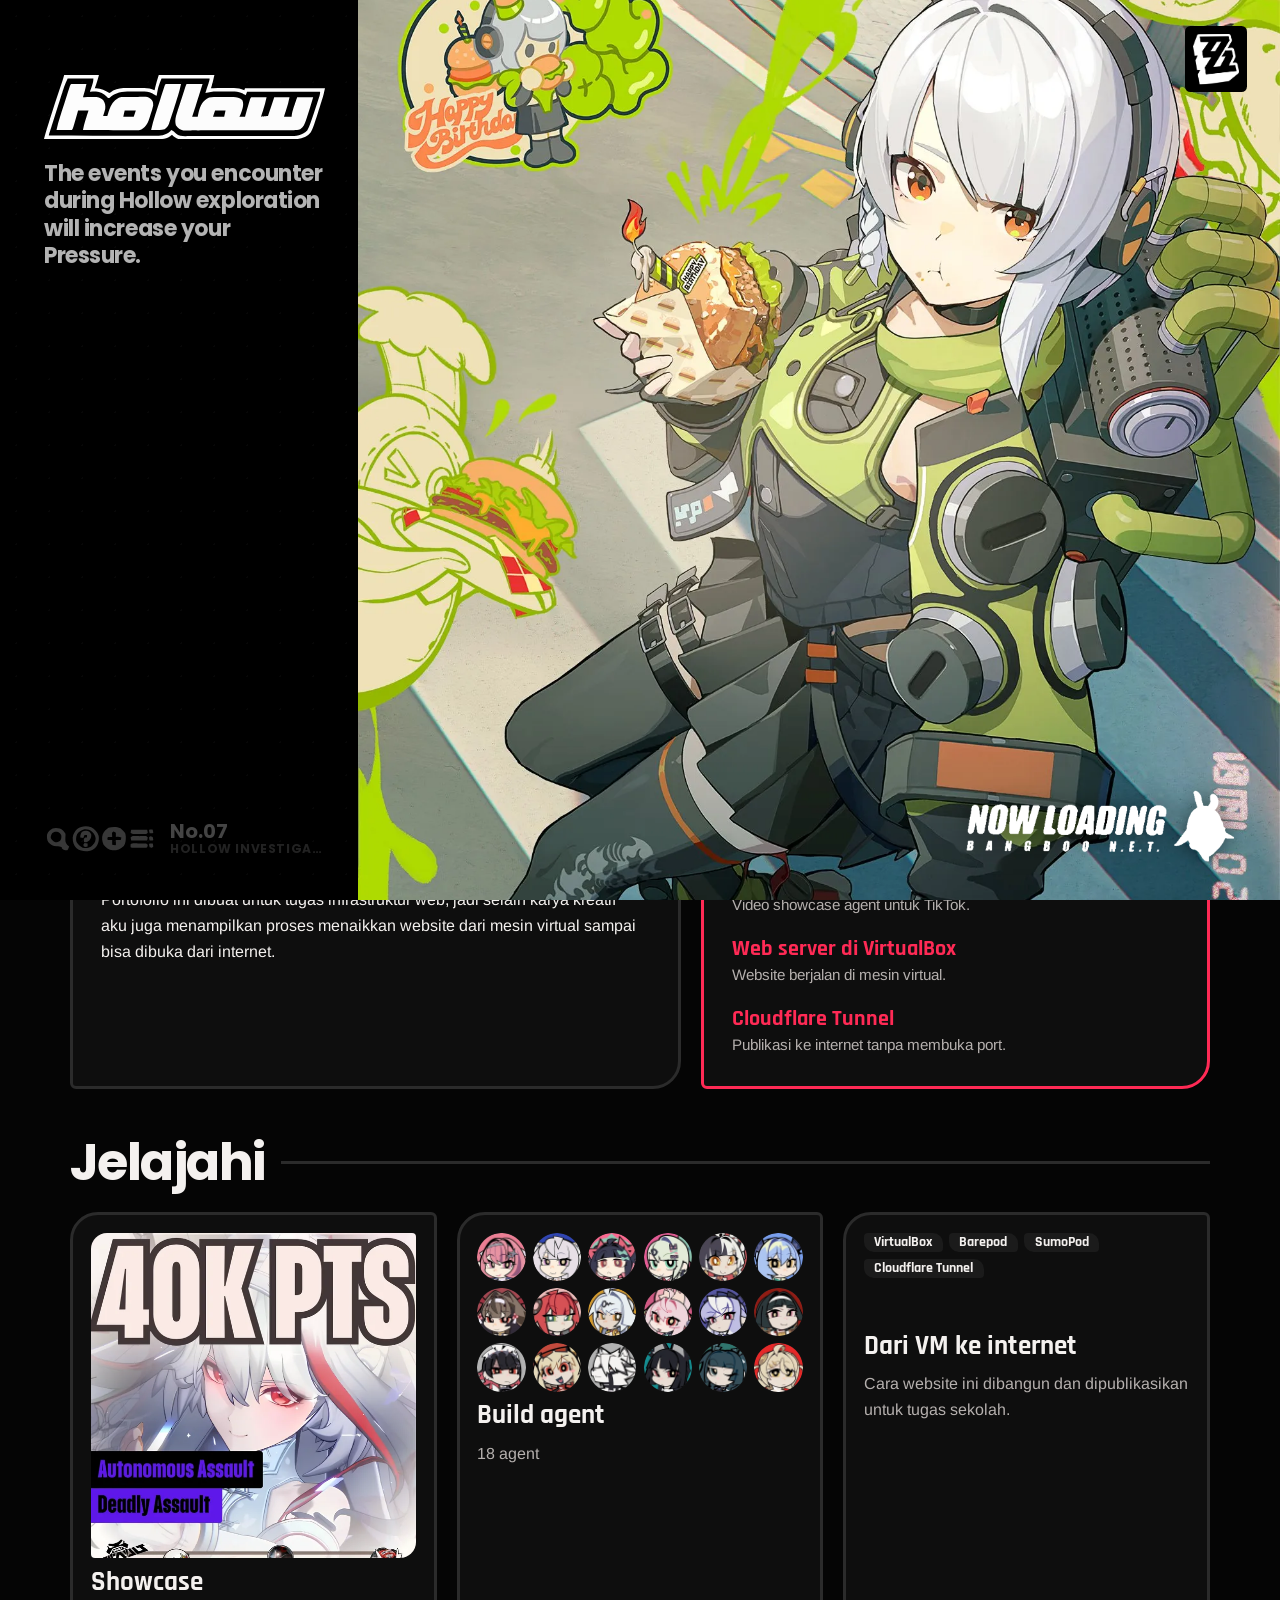
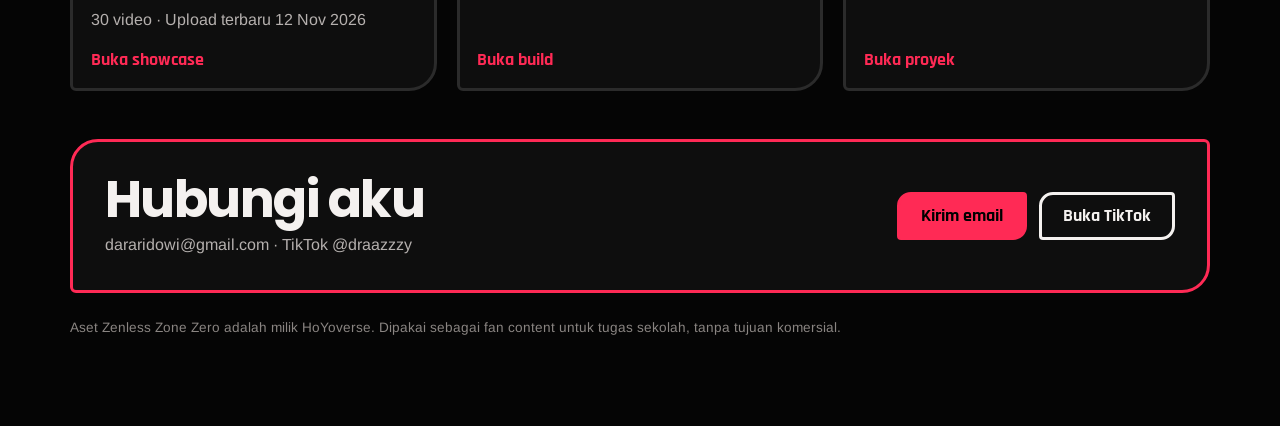
<file: index.html>
<!DOCTYPE html>
<html lang="id">
<head>
<meta charset="utf-8">
<meta name="viewport" content="width=device-width, initial-scale=1, viewport-fit=cover">
<meta name="theme-color" content="#000000">
<title data-en="Drazzz. | Portfolio">Drazzz. | Portofolio</title>
<meta name="description" content="Portofolio Drazzz.: desain Canva dan konten showcase Zenless Zone Zero." data-en="Drazzz. portfolio: Canva design and Zenless Zone Zero showcase content.">
<script>try{if(sessionStorage.getItem('drazzz-loading-seen')==='1')document.documentElement.classList.add('skip-loading')}catch(e){}</script>
<script>try{var a=JSON.parse(localStorage.getItem('drazzz-agent')),s=document.documentElement.style;if(a&&a.accent){var d=[1,3,5].map(function(i){return parseInt(a.accent.substr(i,2),16)});s.setProperty('--accent',a.accent);s.setProperty('--accent-rgb',d.join(' '));s.setProperty('--accent-dark','rgb('+d.map(function(v){return v*.72|0}).join(' ')+')')}}catch(e){}</script>
<script>try{if(sessionStorage.getItem('drazzz-pt')==='1'){sessionStorage.removeItem('drazzz-pt');document.documentElement.classList.add('pt-enter')}}catch(e){}</script>
<link rel="stylesheet" href="css/style.css">
<noscript><style>#loading{display:none}</style></noscript>
</head>
<body>
<div class="bg" aria-hidden="true"></div>

<!-- LOADING PAGE: data di js/data/loading.js -->
<div id="loading" role="status" aria-label="Memuat">
  <div class="loading-left">
    <div class="loading-mode-header"><img id="loading-icon" alt=""></div>
    <p class="loading-tip" id="loading-tip"></p>
    <div class="loading-footer">
      <img class="loading-footer-icons" src="assets/img/svg/icon_loading_bottom.svg" alt="">
      <div class="loading-meta">
        <div class="loading-no" id="loading-no"></div>
        <div class="loading-category" id="loading-category"></div>
      </div>
    </div>
  </div>
  <div class="loading-right">
    <img class="loading-art" id="loading-art" alt="">
    <img class="loading-logo" src="assets/img/logo_white.png" alt="ZZZ">
    <img class="loading-now" src="assets/img/now-loading.webp" alt="Now loading, Bangboo N.E.T.">
  </div>
</div>

<main class="wrap">
<!-- HERO -->
  <header class="hero" id="home">
    <div class="copy">
      <p class="chip" data-en="@draazzzy on TikTok">@draazzzy di TikTok</p>
      <h1>Drazzz.</h1>
      <p class="script">showcase maker</p>
      <p class="lead" data-en="Zenless Zone Zero showcase content creator and Canva designer. This website is a class project: built on VirtualBox and published through Cloudflare Tunnel.">Kreator konten showcase Zenless Zone Zero dan pembuat desain di Canva. Website ini adalah tugas: dibangun di VirtualBox dan dipublikasikan lewat Cloudflare Tunnel.</p>
      <div class="btns">
        <a class="btn p" href="showcase.html" data-en="View showcase">Lihat showcase</a>
        <a class="btn" href="https://www.tiktok.com/@draazzzy" target="_blank" rel="noopener" data-en="Open TikTok">Buka TikTok</a>
      </div>
      <div class="hero-stats" id="hero-stats"></div>
    </div>
    <div class="hero-side">
      <div class="art panel">
        <div class="hero-bg-text" aria-hidden="true"></div>
        <img class="hero-art" id="hero-art" alt="">
        <div class="hero-name"><b id="hero-name"></b><small id="hero-faction"></small></div>
      </div>
      <div class="picker" id="hero-picker" role="group" aria-label="Pilih agent / Pick an agent"></div>
    </div>
  </header>

  
<!-- TENTANG -->
  <section class="sec" id="about">
    <h2 data-en="About">Tentang</h2>
    <div class="two">
      <div class="about panel">
        <p data-en="Hi, I'm Darari Dowi. I enjoy designing in Canva and making Zenless Zone Zero showcase content for TikTok: from picking agents and arranging the layout to packaging it into short videos.">Halo, aku Darari Dowi. Aku suka bikin desain di Canva dan membuat konten showcase Zenless Zone Zero untuk TikTok: dari memilih agent, menata tampilan, sampai mengemasnya jadi video pendek.</p>
        <p data-en="This portfolio was made for a web infrastructure assignment, so besides my creative work I also show how the website goes from a virtual machine to being reachable on the internet.">Portofolio ini dibuat untuk tugas infrastruktur web, jadi selain karya kreatif aku juga menampilkan proses menaikkan website dari mesin virtual sampai bisa dibuka dari internet.</p>
      </div>
      <ul class="skills panel">
        <li><b data-en="Canva design">Desain di Canva</b><span data-en="Posters, thumbnails, and content layouts.">Poster, thumbnail, dan layout konten.</span></li>
        <li><b data-en="ZZZ showcase content">Konten showcase ZZZ</b><span data-en="Agent showcase videos for TikTok.">Video showcase agent untuk TikTok.</span></li>
        <li><b data-en="Web server on VirtualBox">Web server di VirtualBox</b><span data-en="The website runs on a virtual machine.">Website berjalan di mesin virtual.</span></li>
        <li><b data-en="Cloudflare Tunnel">Cloudflare Tunnel</b><span data-en="Publishing to the internet without opening ports.">Publikasi ke internet tanpa membuka port.</span></li>
      </ul>
    </div>
  </section>

  
  <!-- JELAJAHI -->
  <section class="sec" id="explore">
    <h2 data-en="Explore">Jelajahi</h2>
    <div class="explore">
      <a class="explore-card panel" href="showcase.html">
        <img class="explore-thumb" id="explore-thumb" alt="" src="assets/img/t30.webp">
        <h3>Showcase</h3>
        <p id="explore-showcase-meta"></p>
        <span class="go" data-en="Open showcase">Buka showcase</span>
      </a>
      <a class="explore-card panel" href="build.html">
        <div class="explore-avatars" id="explore-avatars"></div>
        <h3>Build agent</h3>
        <p id="explore-build-meta"></p>
        <span class="go" data-en="Open builds">Buka build</span>
      </a>
      <a class="explore-card panel" href="proyek.html">
        <div class="chip-list"><span>VirtualBox</span><span>Barepod</span><span>SumoPod</span><span>Cloudflare Tunnel</span></div>
        <h3 data-en="From VM to the internet">Dari VM ke internet</h3>
        <p data-en="How this website was built and published for the class assignment.">Cara website ini dibangun dan dipublikasikan untuk tugas sekolah.</p>
        <span class="go" data-en="Open project">Buka proyek</span>
      </a>
    </div>
  </section>

<!-- KONTAK -->
  <section class="sec" id="contact">
    <div class="contact panel">
      <div>
        <h3 data-en="Contact me">Hubungi aku</h3>
        <p>dararidowi@gmail.com &middot; TikTok @draazzzy</p>
      </div>
      <div class="btns">
        <a class="btn p" href="mailto:dararidowi@gmail.com" data-en="Send email">Kirim email</a>
        <a class="btn" href="https://www.tiktok.com/@draazzzy" target="_blank" rel="noopener" data-en="Open TikTok">Buka TikTok</a>
      </div>
    </div>
  </section>
</main>

<footer data-en="Zenless Zone Zero assets belong to HoYoverse. Used as fan content for a school assignment, with no commercial purpose.">Aset Zenless Zone Zero adalah milik HoYoverse. Dipakai sebagai fan content untuk tugas sekolah, tanpa tujuan komersial.</footer>

<nav class="nav" aria-label="Navigasi utama">
  <a class="sig" id="nav-agent" href="build.html#ellen"><img src="assets/img/b/ellen_av.webp" alt=""><span>Ellen Joe</span></a>
  <ul><li><a href="index.html" class="on" aria-current="page" data-en="Home">Beranda</a></li><li><a href="showcase.html">Showcase</a></li><li><a href="build.html">Build</a></li><li><a href="proyek.html" data-en="Project">Proyek</a></li></ul>
  <button class="lang-toggle" id="lang-toggle" type="button" aria-label="Bahasa / Language"><span data-lang="id">ID</span><span data-lang="en">EN</span></button>
  <b class="yr" id="clock"></b>
</nav>

<script src="js/data/videos.js"></script>
<script src="js/data/agents.js"></script>
<script src="js/data/loading.js"></script>
<script src="js/utils.js"></script>
<script src="js/theme.js"></script>
<script src="js/transition.js"></script>
<script src="js/i18n.js"></script>
<script src="js/motion.js"></script>
<script src="js/loading.js"></script>
<script src="js/home.js"></script>
<script src="js/main.js"></script>
</body>
</html>
</file>
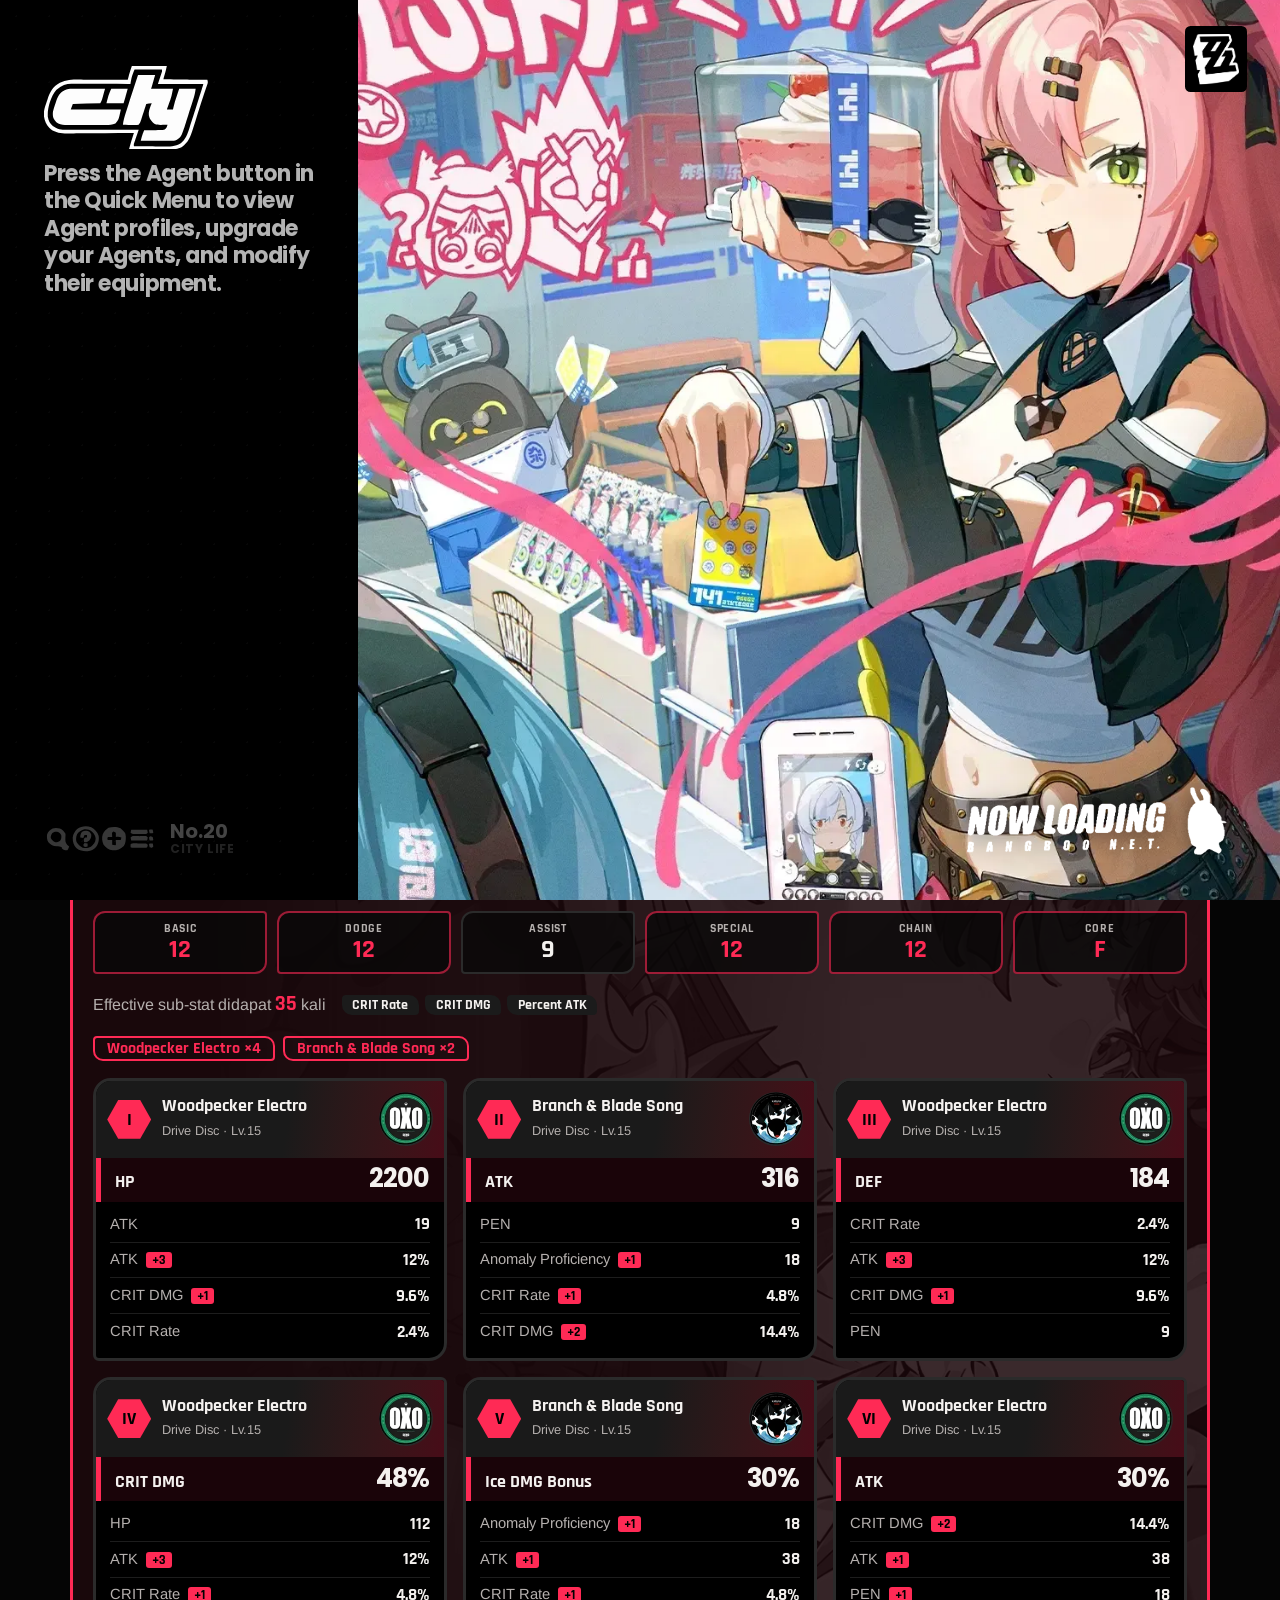
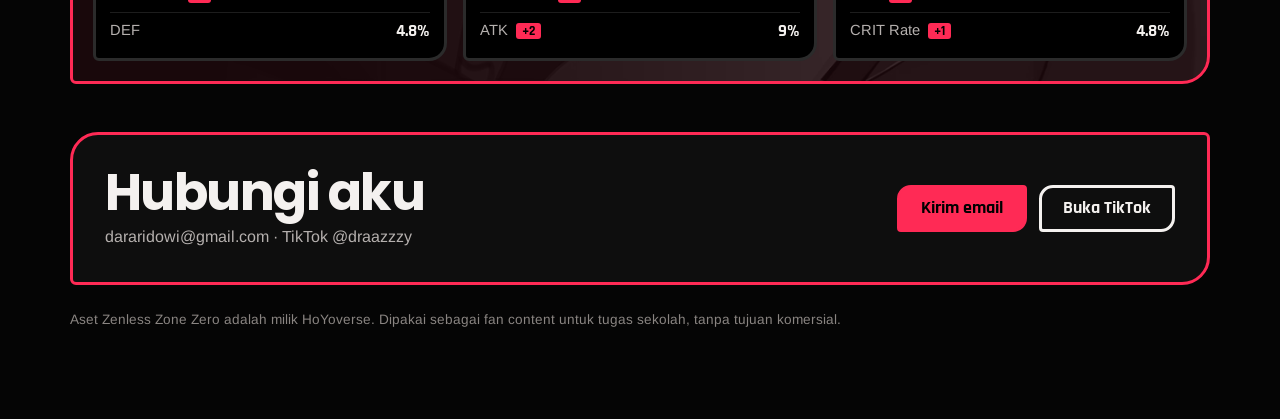
<file: build.html>
<!DOCTYPE html>
<html lang="id">
<head>
<meta charset="utf-8">
<meta name="viewport" content="width=device-width, initial-scale=1, viewport-fit=cover">
<meta name="theme-color" content="#000000">
<title data-en="Agent builds | Drazzz.">Build agent | Drazzz.</title>
<meta name="description" content="Build agent Zenless Zone Zero: stat, W-Engine, dan drive disc." data-en="Zenless Zone Zero agent builds: stats, W-Engine, and drive discs.">
<script>try{if(sessionStorage.getItem('drazzz-loading-seen')==='1')document.documentElement.classList.add('skip-loading')}catch(e){}</script>
<script>try{var a=JSON.parse(localStorage.getItem('drazzz-agent')),s=document.documentElement.style;if(a&&a.accent){var d=[1,3,5].map(function(i){return parseInt(a.accent.substr(i,2),16)});s.setProperty('--accent',a.accent);s.setProperty('--accent-rgb',d.join(' '));s.setProperty('--accent-dark','rgb('+d.map(function(v){return v*.72|0}).join(' ')+')')}}catch(e){}</script>
<script>try{if(sessionStorage.getItem('drazzz-pt')==='1'){sessionStorage.removeItem('drazzz-pt');document.documentElement.classList.add('pt-enter')}}catch(e){}</script>
<link rel="stylesheet" href="css/style.css">
<noscript><style>#loading{display:none}</style></noscript>
</head>
<body>
<div class="bg" aria-hidden="true"></div>

<!-- LOADING PAGE: data di js/data/loading.js -->
<div id="loading" role="status" aria-label="Memuat">
  <div class="loading-left">
    <div class="loading-mode-header"><img id="loading-icon" alt=""></div>
    <p class="loading-tip" id="loading-tip"></p>
    <div class="loading-footer">
      <img class="loading-footer-icons" src="assets/img/svg/icon_loading_bottom.svg" alt="">
      <div class="loading-meta">
        <div class="loading-no" id="loading-no"></div>
        <div class="loading-category" id="loading-category"></div>
      </div>
    </div>
  </div>
  <div class="loading-right">
    <img class="loading-art" id="loading-art" alt="">
    <img class="loading-logo" src="assets/img/logo_white.png" alt="ZZZ">
    <img class="loading-now" src="assets/img/now-loading.webp" alt="Now loading, Bangboo N.E.T.">
  </div>
</div>

<main class="wrap">
  <header class="page-head">
    
    <h1>Build agent</h1>
    <p class="lead" data-en="Stats, W-Engine, skills, and drive discs for each agent. Pick an agent to see its build.">Stat, W-Engine, skill, dan drive disc tiap agent. Pilih agent untuk melihat build-nya.</p>
    
  </header>

<!-- BUILD AGENT: data di js/data/agents.js -->
  <section class="sec" id="build">
    <div class="agent-tabs" id="agent-tabs"></div>
    <div class="build-view panel" id="build-view"></div>
  </section>

  
<!-- KONTAK -->
  <section class="sec" id="contact">
    <div class="contact panel">
      <div>
        <h3 data-en="Contact me">Hubungi aku</h3>
        <p>dararidowi@gmail.com &middot; TikTok @draazzzy</p>
      </div>
      <div class="btns">
        <a class="btn p" href="mailto:dararidowi@gmail.com" data-en="Send email">Kirim email</a>
        <a class="btn" href="https://www.tiktok.com/@draazzzy" target="_blank" rel="noopener" data-en="Open TikTok">Buka TikTok</a>
      </div>
    </div>
  </section>
</main>

<footer data-en="Zenless Zone Zero assets belong to HoYoverse. Used as fan content for a school assignment, with no commercial purpose.">Aset Zenless Zone Zero adalah milik HoYoverse. Dipakai sebagai fan content untuk tugas sekolah, tanpa tujuan komersial.</footer>

<nav class="nav" aria-label="Navigasi utama">
  <a class="sig" id="nav-agent" href="build.html#ellen"><img src="assets/img/b/ellen_av.webp" alt=""><span>Ellen Joe</span></a>
  <ul><li><a href="index.html" data-en="Home">Beranda</a></li><li><a href="showcase.html">Showcase</a></li><li><a href="build.html" class="on" aria-current="page">Build</a></li><li><a href="proyek.html" data-en="Project">Proyek</a></li></ul>
  <button class="lang-toggle" id="lang-toggle" type="button" aria-label="Bahasa / Language"><span data-lang="id">ID</span><span data-lang="en">EN</span></button>
  <b class="yr" id="clock"></b>
</nav>

<script src="js/data/agents.js"></script>
<script src="js/data/loading.js"></script>
<script src="js/utils.js"></script>
<script src="js/theme.js"></script>
<script src="js/transition.js"></script>
<script src="js/i18n.js"></script>
<script src="js/motion.js"></script>
<script src="js/loading.js"></script>
<script src="js/agent-build.js"></script>
<script src="js/main.js"></script>
</body>
</html>
</file>
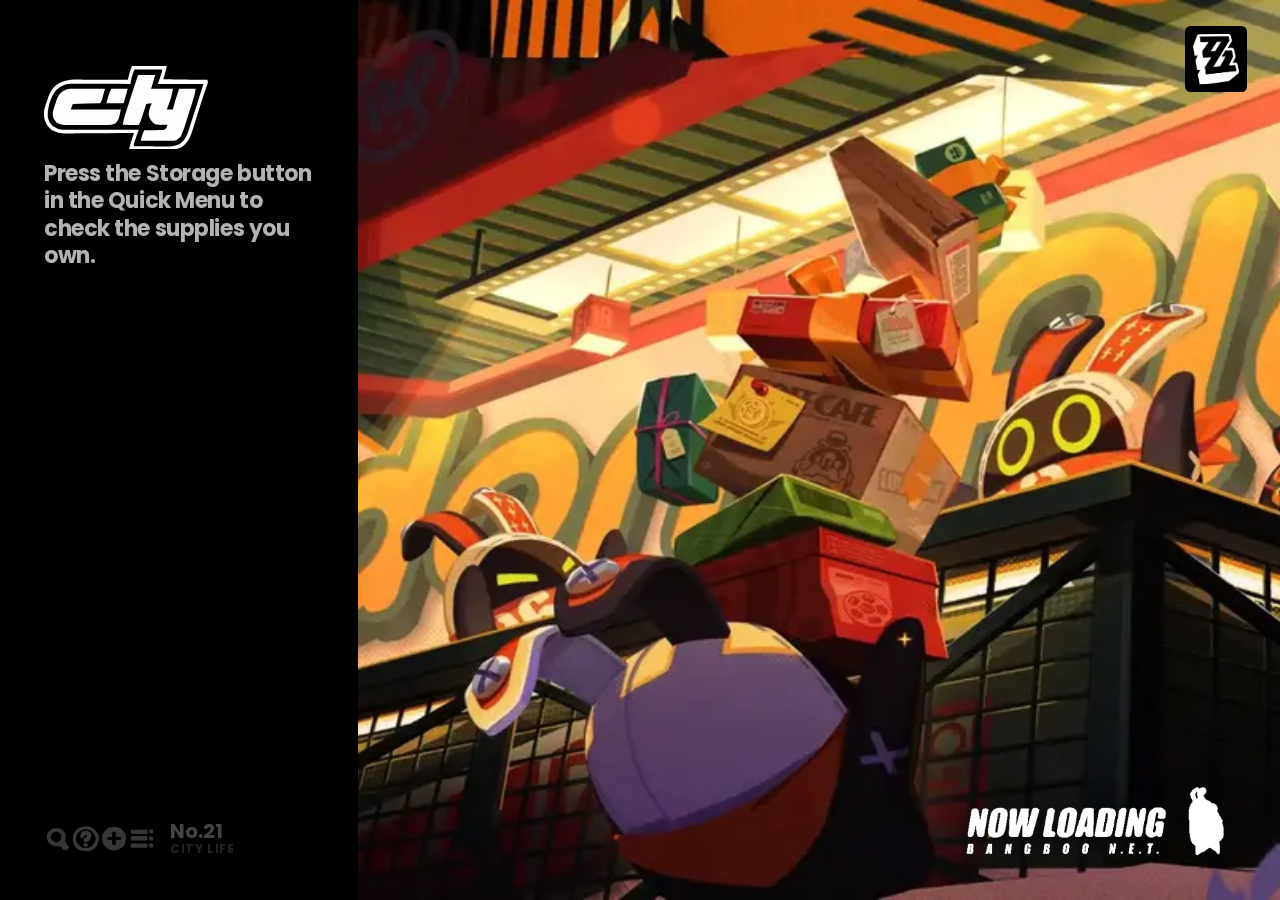
<file: proyek.html>
<!DOCTYPE html>
<html lang="id">
<head>
<meta charset="utf-8">
<meta name="viewport" content="width=device-width, initial-scale=1, viewport-fit=cover">
<meta name="theme-color" content="#000000">
<title data-en="Project | Drazzz.">Proyek | Drazzz.</title>
<meta name="description" content="Proses menaikkan website dari mesin virtual sampai bisa dibuka dari internet." data-en="How the website went from a virtual machine to being reachable on the internet.">
<script>try{if(sessionStorage.getItem('drazzz-loading-seen')==='1')document.documentElement.classList.add('skip-loading')}catch(e){}</script>
<script>try{var a=JSON.parse(localStorage.getItem('drazzz-agent')),s=document.documentElement.style;if(a&&a.accent){var d=[1,3,5].map(function(i){return parseInt(a.accent.substr(i,2),16)});s.setProperty('--accent',a.accent);s.setProperty('--accent-rgb',d.join(' '));s.setProperty('--accent-dark','rgb('+d.map(function(v){return v*.72|0}).join(' ')+')')}}catch(e){}</script>
<script>try{if(sessionStorage.getItem('drazzz-pt')==='1'){sessionStorage.removeItem('drazzz-pt');document.documentElement.classList.add('pt-enter')}}catch(e){}</script>
<link rel="stylesheet" href="css/style.css">
<noscript><style>#loading{display:none}</style></noscript>
</head>
<body>
<div class="bg" aria-hidden="true"></div>

<!-- LOADING PAGE: data di js/data/loading.js -->
<div id="loading" role="status" aria-label="Memuat">
  <div class="loading-left">
    <div class="loading-mode-header"><img id="loading-icon" alt=""></div>
    <p class="loading-tip" id="loading-tip"></p>
    <div class="loading-footer">
      <img class="loading-footer-icons" src="assets/img/svg/icon_loading_bottom.svg" alt="">
      <div class="loading-meta">
        <div class="loading-no" id="loading-no"></div>
        <div class="loading-category" id="loading-category"></div>
      </div>
    </div>
  </div>
  <div class="loading-right">
    <img class="loading-art" id="loading-art" alt="">
    <img class="loading-logo" src="assets/img/logo_white.png" alt="ZZZ">
    <img class="loading-now" src="assets/img/now-loading.webp" alt="Now loading, Bangboo N.E.T.">
  </div>
</div>

<main class="wrap">
  <header class="page-head">
    
    <h1 data-en="From VM to the internet">Dari VM ke internet</h1>
    <p class="lead" data-en="The web infrastructure assignment: from a virtual machine to a website reachable on the internet.">Tugas infrastruktur web: dari mesin virtual sampai website bisa dibuka dari internet.</p>
    
  </header>

<!-- PROYEK -->
  <section class="sec" id="proyek">
    <ol class="steps">
      <li><b data-en="Build the website">Bangun website</b><p data-en="A web server runs on a VirtualBox virtual machine.">Web server berjalan di mesin virtual VirtualBox.</p></li>
      <li><b data-en="Install the panel">Pasang panel</b><p data-en="Barepod panel to manage the server.">Panel Barepod untuk mengelola server.</p></li>
      <li><b data-en="Buy a domain">Beli domain</b><p data-en="The domain name is bought through SumoPod.">Nama domain dibeli lewat SumoPod.</p></li>
      <li><b data-en="Connect the tunnel">Sambungkan tunnel</b><p data-en="Cloudflare Tunnel points the domain to the VM.">Cloudflare Tunnel mengarahkan domain ke VM.</p></li>
      <li><b data-en="Online">Online</b><p data-en="The website can be opened from the internet.">Website bisa dibuka dari internet.</p></li>
    </ol>
  </section>

  
<!-- KONTAK -->
  <section class="sec" id="contact">
    <div class="contact panel">
      <div>
        <h3 data-en="Contact me">Hubungi aku</h3>
        <p>dararidowi@gmail.com &middot; TikTok @draazzzy</p>
      </div>
      <div class="btns">
        <a class="btn p" href="mailto:dararidowi@gmail.com" data-en="Send email">Kirim email</a>
        <a class="btn" href="https://www.tiktok.com/@draazzzy" target="_blank" rel="noopener" data-en="Open TikTok">Buka TikTok</a>
      </div>
    </div>
  </section>
</main>

<footer data-en="Zenless Zone Zero assets belong to HoYoverse. Used as fan content for a school assignment, with no commercial purpose.">Aset Zenless Zone Zero adalah milik HoYoverse. Dipakai sebagai fan content untuk tugas sekolah, tanpa tujuan komersial.</footer>

<nav class="nav" aria-label="Navigasi utama">
  <a class="sig" id="nav-agent" href="build.html#ellen"><img src="assets/img/b/ellen_av.webp" alt=""><span>Ellen Joe</span></a>
  <ul><li><a href="index.html" data-en="Home">Beranda</a></li><li><a href="showcase.html">Showcase</a></li><li><a href="build.html">Build</a></li><li><a href="proyek.html" class="on" aria-current="page" data-en="Project">Proyek</a></li></ul>
  <button class="lang-toggle" id="lang-toggle" type="button" aria-label="Bahasa / Language"><span data-lang="id">ID</span><span data-lang="en">EN</span></button>
  <b class="yr" id="clock"></b>
</nav>

<script src="js/data/loading.js"></script>
<script src="js/utils.js"></script>
<script src="js/theme.js"></script>
<script src="js/transition.js"></script>
<script src="js/i18n.js"></script>
<script src="js/motion.js"></script>
<script src="js/loading.js"></script>
<script src="js/main.js"></script>
</body>
</html>
</file>
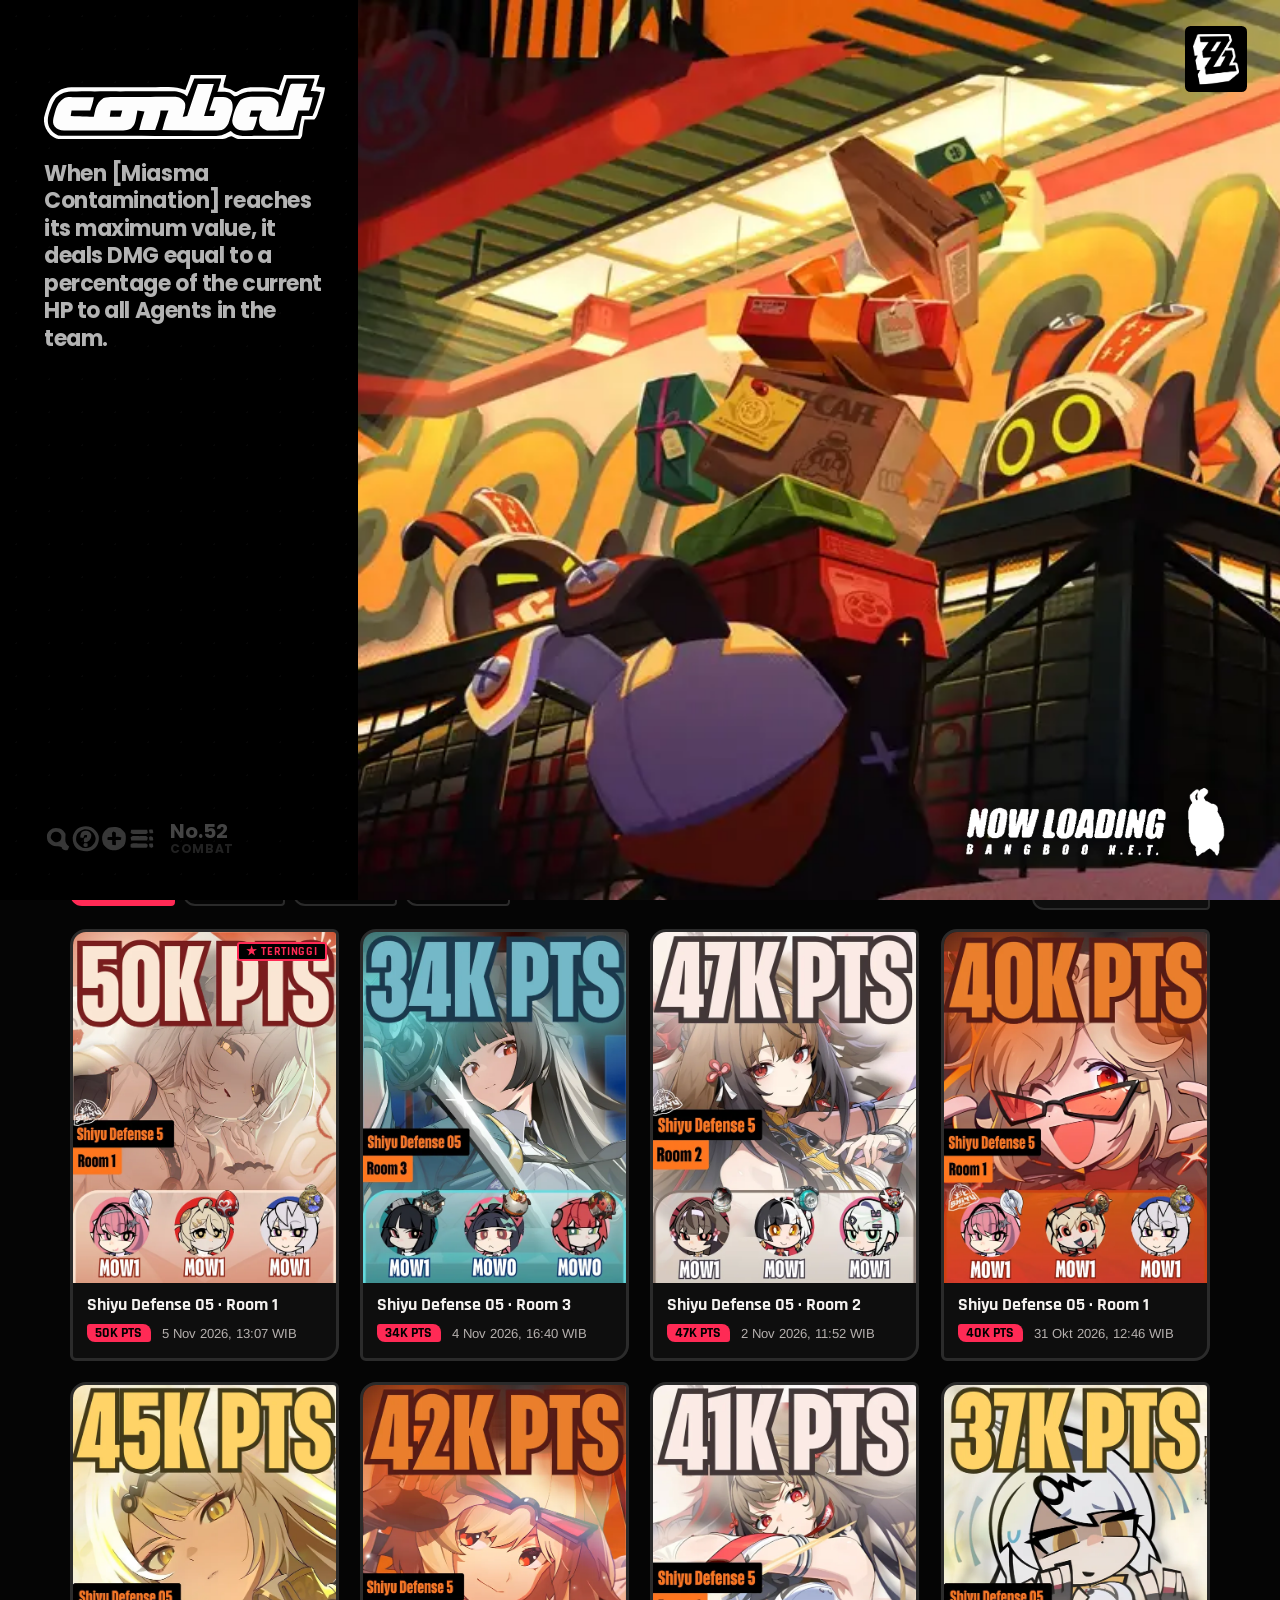
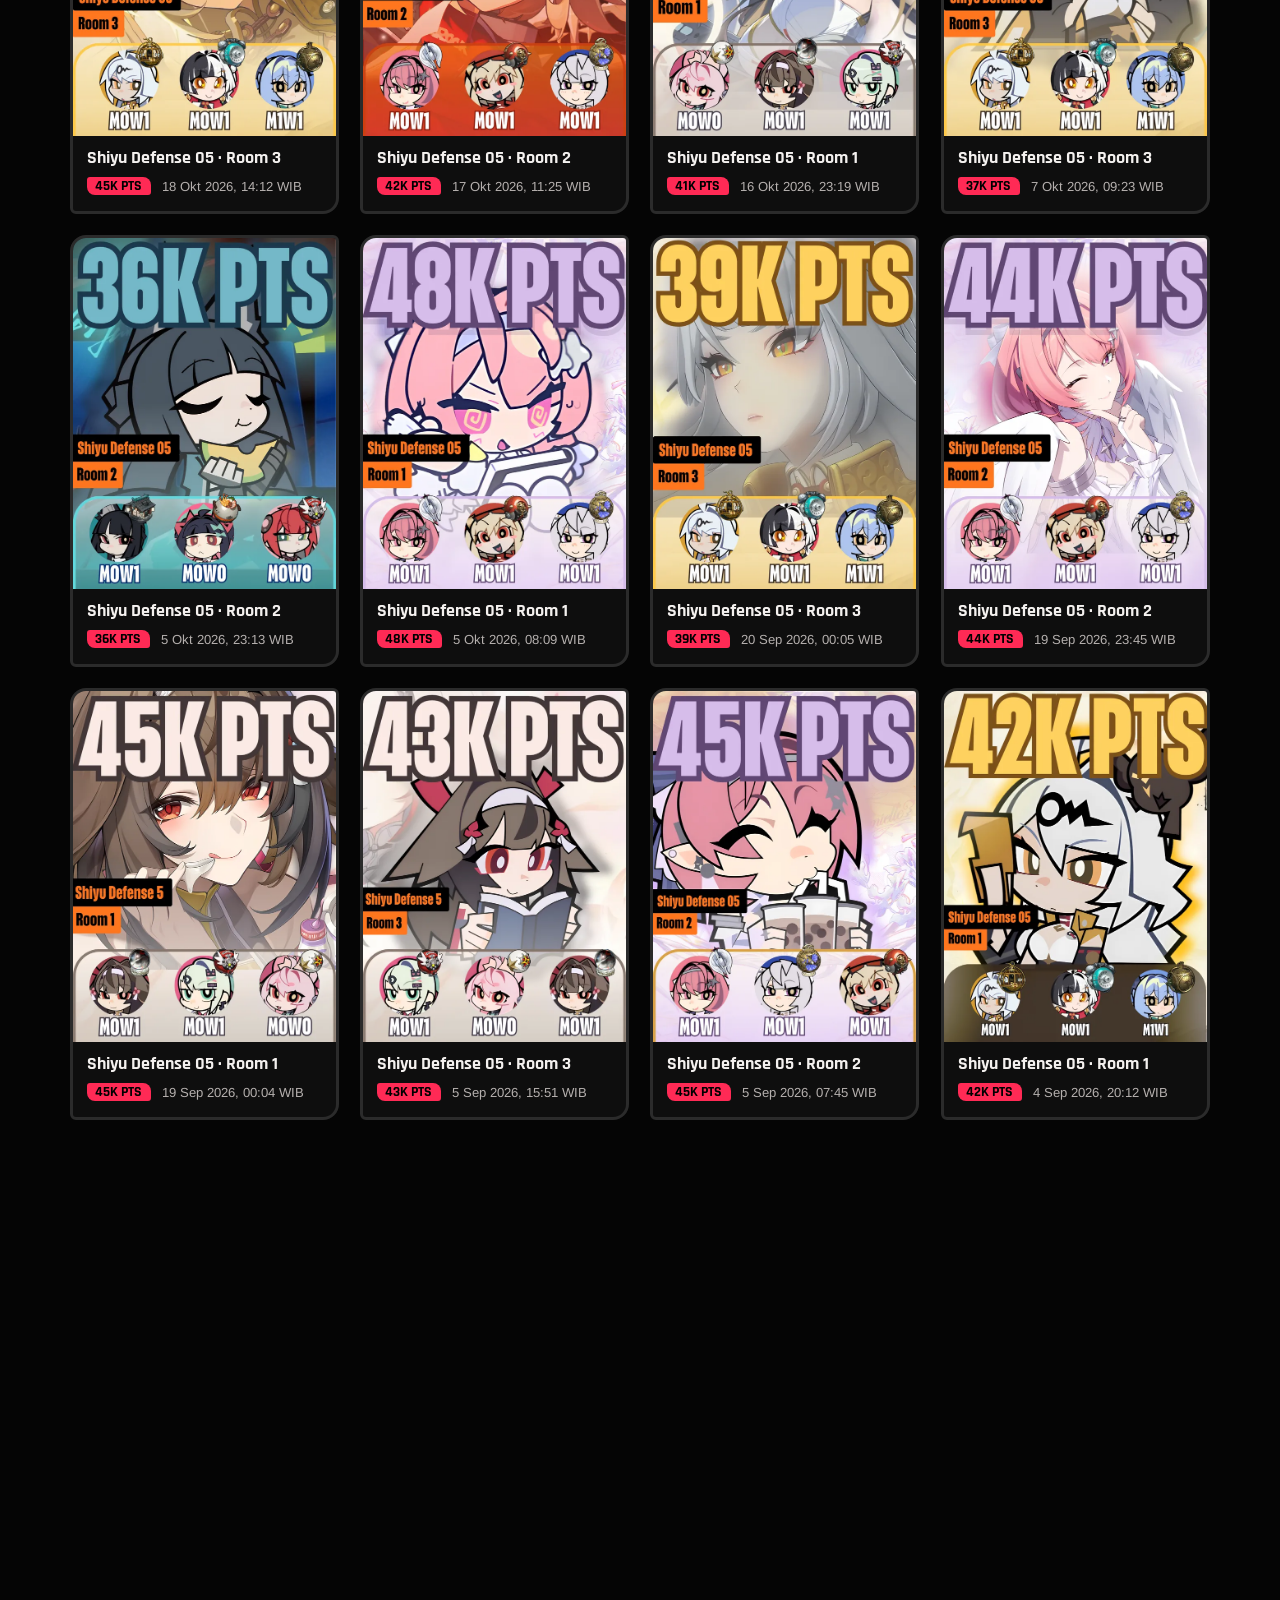
<file: showcase.html>
<!DOCTYPE html>
<html lang="id">
<head>
<meta charset="utf-8">
<meta name="viewport" content="width=device-width, initial-scale=1, viewport-fit=cover">
<meta name="theme-color" content="#000000">
<title data-en="Showcase | Drazzz.">Showcase | Drazzz.</title>
<meta name="description" content="Video showcase Zenless Zone Zero oleh Drazzz.: Shiyu Defense, Deadly Assault, dan Annihilation Simulacrum." data-en="Zenless Zone Zero showcase videos by Drazzz.: Shiyu Defense, Deadly Assault, and Annihilation Simulacrum.">
<script>try{if(sessionStorage.getItem('drazzz-loading-seen')==='1')document.documentElement.classList.add('skip-loading')}catch(e){}</script>
<script>try{var a=JSON.parse(localStorage.getItem('drazzz-agent')),s=document.documentElement.style;if(a&&a.accent){var d=[1,3,5].map(function(i){return parseInt(a.accent.substr(i,2),16)});s.setProperty('--accent',a.accent);s.setProperty('--accent-rgb',d.join(' '));s.setProperty('--accent-dark','rgb('+d.map(function(v){return v*.72|0}).join(' ')+')')}}catch(e){}</script>
<script>try{if(sessionStorage.getItem('drazzz-pt')==='1'){sessionStorage.removeItem('drazzz-pt');document.documentElement.classList.add('pt-enter')}}catch(e){}</script>
<link rel="stylesheet" href="css/style.css">
<noscript><style>#loading{display:none}</style></noscript>
</head>
<body>
<div class="bg" aria-hidden="true"></div>

<!-- LOADING PAGE: data di js/data/loading.js -->
<div id="loading" role="status" aria-label="Memuat">
  <div class="loading-left">
    <div class="loading-mode-header"><img id="loading-icon" alt=""></div>
    <p class="loading-tip" id="loading-tip"></p>
    <div class="loading-footer">
      <img class="loading-footer-icons" src="assets/img/svg/icon_loading_bottom.svg" alt="">
      <div class="loading-meta">
        <div class="loading-no" id="loading-no"></div>
        <div class="loading-category" id="loading-category"></div>
      </div>
    </div>
  </div>
  <div class="loading-right">
    <img class="loading-art" id="loading-art" alt="">
    <img class="loading-logo" src="assets/img/logo_white.png" alt="ZZZ">
    <img class="loading-now" src="assets/img/now-loading.webp" alt="Now loading, Bangboo N.E.T.">
  </div>
</div>

<main class="wrap">
  <header class="page-head">
    <p class="chip" data-en="@draazzzy on TikTok">@draazzzy di TikTok</p>
    <h1>Showcase</h1>
    <p class="lead" data-en="Pick a category, filter by room or boss, then click a thumbnail to watch the video on TikTok.">Pilih kategori, saring berdasarkan room atau boss, lalu klik thumbnail untuk menonton videonya di TikTok.</p>
    <span class="tag" id="video-count"></span>
  </header>

<!-- SHOWCASE: data di js/data/videos.js -->
  <section class="sec" id="showcase">
    <div class="new-upload panel" id="new-upload" hidden></div>
    <div class="mode-list" id="mode-list"></div>
    <div class="video-toolbar" id="video-toolbar">
      <div class="filter-list" id="filter-list"></div>
      <label class="sort-box"><span data-en="Sort by">Urutkan</span>
        <select id="sort-order">
          <option value="newest" data-en="Newest first">Terbaru ke terlama</option>
          <option value="oldest" data-en="Oldest first">Terlama ke terbaru</option>
        </select>
      </label>
    </div>
    <div class="video-grid" id="video-grid"></div>
  </section>

  
<!-- KONTAK -->
  <section class="sec" id="contact">
    <div class="contact panel">
      <div>
        <h3 data-en="Contact me">Hubungi aku</h3>
        <p>dararidowi@gmail.com &middot; TikTok @draazzzy</p>
      </div>
      <div class="btns">
        <a class="btn p" href="mailto:dararidowi@gmail.com" data-en="Send email">Kirim email</a>
        <a class="btn" href="https://www.tiktok.com/@draazzzy" target="_blank" rel="noopener" data-en="Open TikTok">Buka TikTok</a>
      </div>
    </div>
  </section>
</main>

<footer data-en="Zenless Zone Zero assets belong to HoYoverse. Used as fan content for a school assignment, with no commercial purpose.">Aset Zenless Zone Zero adalah milik HoYoverse. Dipakai sebagai fan content untuk tugas sekolah, tanpa tujuan komersial.</footer>

<nav class="nav" aria-label="Navigasi utama">
  <a class="sig" id="nav-agent" href="build.html#ellen"><img src="assets/img/b/ellen_av.webp" alt=""><span>Ellen Joe</span></a>
  <ul><li><a href="index.html" data-en="Home">Beranda</a></li><li><a href="showcase.html" class="on" aria-current="page">Showcase</a></li><li><a href="build.html">Build</a></li><li><a href="proyek.html" data-en="Project">Proyek</a></li></ul>
  <button class="lang-toggle" id="lang-toggle" type="button" aria-label="Bahasa / Language"><span data-lang="id">ID</span><span data-lang="en">EN</span></button>
  <b class="yr" id="clock"></b>
</nav>

<dialog id="lightbox">
  <button type="button" id="lightbox-close" data-en="Close">Tutup</button>
  <button class="lightbox-nav prev" id="lightbox-prev" type="button">&#8249;</button>
  <button class="lightbox-nav next" id="lightbox-next" type="button">&#8250;</button>
  <div class="lightbox-body">
    <img id="lightbox-image" alt="">
    <div class="lightbox-info">
      <h3 id="lightbox-title"></h3>
      <div class="lightbox-chips" id="lightbox-chips"></div>
      <p id="lightbox-caption"></p>
      <a class="btn p" id="lightbox-link" target="_blank" rel="noopener">Tonton video</a>
      <small class="lightbox-count" id="lightbox-count"></small>
    </div>
  </div>
</dialog>

<script src="js/data/videos.js"></script>
<script src="js/data/loading.js"></script>
<script src="js/utils.js"></script>
<script src="js/theme.js"></script>
<script src="js/transition.js"></script>
<script src="js/i18n.js"></script>
<script src="js/motion.js"></script>
<script src="js/loading.js"></script>
<script src="js/showcase.js"></script>
<script src="js/main.js"></script>
</body>
</html>
</file>
<file: css/style.css>
/* Gaya website Drazzz. (tema ZZZ).
   Warna aksen berubah lewat variabel --accent (diatur js/agent-build.js saat agent dipilih). */

@font-face {
  font-family: ZZZ;
  src: url(../assets/fonts/Zenless_Font.ttf);
  font-display: swap;
}

@font-face {
  font-family: Raj;
  src: url(../assets/fonts/Rajdhani-Bold.ttf);
  font-weight: 700;
  font-display: swap;
}

@font-face {
  font-family: Script;
  src: url(../assets/fonts/Parisienne-Regular.ttf);
  font-display: swap;
}

@font-face {
  font-family: Arimo;
  src: url(../assets/fonts/Arimo-VariableFont.ttf);
  font-weight: 100 700;
  font-display: swap;
}

@font-face {
  font-family: Octin;
  src: url(../assets/fonts/OctinCollege.otf);
  font-display: swap;
}

@property --accent {
  syntax: "<color>";
  inherits: true;
  initial-value: #ff2a55;
}

:root {
  transition: --accent .6s ease;
  --bg: #050505;
  --card: #0e0e0e;
  --line: #2b2b2b;
  --white: #f4f1ef;
  --muted: #b5b0ae;
  --accent: #ff2a55;
  --accent-dark: #c4143a;
}

* {
  box-sizing: border-box;
  margin: 0;
}

html {
  scroll-behavior: smooth;
}

body {
  font: 1rem/1.6 Arimo, system-ui, sans-serif;
  color: var(--white);
  background: var(--bg);
  padding-bottom: 5.5rem;
}

img {
  display: block;
  max-width: 100%;
}

a {
  color: inherit;
}

button {
  font: inherit;
  color: inherit;
  cursor: pointer;
}

:focus-visible {
  outline: 3px solid var(--white);
  outline-offset: 3px;
}

.wrap {
  max-width: 1180px;
  margin: 0 auto;
  padding: 0 1.25rem;
}

.sec {
  padding: 3rem 0 0;
  scroll-margin-top: 1rem;
}

.panel {
  border: 3px solid var(--line);
  border-radius: 28px 6px 28px 6px;
  background: var(--card);
  overflow: hidden;
}

/* latar animasi ala ZZZ: garis diagonal + teks banner bergeser */
.bg {
  position: fixed;
  inset: 0;
  z-index: -1;
  pointer-events: none;
  background: radial-gradient(ellipse at 85% 0, color-mix(in srgb, var(--accent) 22%, transparent), transparent 55%),
  linear-gradient(135deg, #121212 25%, transparent 25% 50%, #121212 50% 75%, transparent 75%) 0 0/44px 44px;
}

.bg::after {
  content: "";
  position: absolute;
  inset: 0;
  background: url(../assets/img/banner.webp) 0 0/900px auto;
  opacity: .045;
}

@media (prefers-reduced-motion: no-preference) {
  .bg {
    animation: stripe 3s linear infinite;
  }
  .bg::after {
    animation: slide 40s linear infinite;
  }
  @keyframes stripe {
    to {
      background-position: 0 0, 44px 44px;
    }
  }
  @keyframes slide {
    to {
      background-position: 900px 0;
    }
  }
}

h2 {
  display: flex;
  align-items: center;
  gap: 1rem;
  font: 700 clamp(2rem, 5vw, 3.2rem)/1 ZZZ, sans-serif;
  letter-spacing: -.03em;
  margin-bottom: 1.5rem;
}

h2::after {
  content: "";
  flex: 1;
  height: 3px;
  background: var(--line);
  min-width: 2rem;
}

.tag {
  order: 1;
  font: 700 1.15rem Raj, sans-serif;
  letter-spacing: 0;
  background: var(--accent);
  color: #000;
  padding: .15rem 1.4rem .15rem .9rem;
  clip-path: polygon(0 0, 100% 0, 85% 100%, 0 100%);
}

/* HERO */
.hero {
  display: grid;
  grid-template-columns: 1fr 1.15fr;
  gap: 1.25rem;
  padding-top: 1.25rem;
  min-height: min(80vh, 640px);
  align-items: center;
}

.copy {
  display: flex;
  flex-direction: column;
  justify-content: flex-end;
  align-items: flex-start;
  gap: 1rem;
  padding-bottom: .5rem;
}

.chip {
  font: 700 1.05rem Raj, sans-serif;
  background: var(--accent);
  color: #000;
  padding: .15rem .9rem;
  border-radius: 4px 12px 4px 12px;
}

h1 {
  font: 700 clamp(2.8rem, 9vw, 7rem)/.9 ZZZ, sans-serif;
  letter-spacing: -.045em;
  text-transform: uppercase;
}

.script {
  font: clamp(2rem, 4vw, 2.9rem)/1 Script, cursive;
  color: var(--accent);
  rotate: -4deg;
  margin: -.5rem 0 0 .4rem;
}

.lead {
  max-width: 46ch;
  color: var(--muted);
}

.btns {
  display: flex;
  flex-wrap: wrap;
  gap: .8rem;
}

.btn {
  display: inline-block;
  font: 700 1.1rem Raj, sans-serif;
  padding: .6rem 1.3rem;
  border: 3px solid var(--white);
  border-radius: 14px 4px 14px 4px;
  background: transparent;
  text-decoration: none;
  transition: background .15s, color .15s;
}

.btn:hover {
  background: var(--white);
  color: #000;
}

.btn.p {
  background: var(--accent);
  border-color: var(--accent);
  color: #000;
}

.btn.p:hover {
  background: var(--white);
  border-color: var(--white);
}

.art {
  position: relative;
  aspect-ratio: 5/4;
  border-color: var(--accent);
  background: radial-gradient(circle at 70% 40%, color-mix(in srgb, var(--accent) 40%, transparent), #0a0a0a 72%);
}

.hero-bg-text {
  position: absolute;
  inset: -60%;
  background: url(../assets/img/banner_hd.webp) 0 0/1000px auto;
  opacity: .22;
  rotate: -32deg;
}

.hero-art {
  position: absolute;
  inset: 0;
  width: 100%;
  height: 100%;
  object-fit: cover;
  object-position: 50% 50%;
  scale: 1.05;
  translate: var(--px, 0) var(--py, 0);
  transition: translate .3s ease-out, opacity .25s;
}

@media (prefers-reduced-motion: no-preference) {
  .hero-bg-text {
    animation: vslide 18s linear infinite;
  }
  .hero-art {
    animation: float 6s ease-in-out infinite;
  }
  @keyframes vslide {
    to {
      background-position: 1000px 0;
    }
  }
  @keyframes float {
    50% {
      transform: translateY(-14px) rotate(.8deg);
    }
  }
}

/* TENTANG */
.two {
  display: grid;
  grid-template-columns: 1.2fr 1fr;
  gap: 1.25rem;
}

.about {
  padding: 1.75rem;
}

.about p {
  max-width: 60ch;
}

.about p+p {
  margin-top: 1rem;
}

.skills {
  list-style: none;
  display: grid;
  gap: 1.1rem;
  align-content: center;
  padding: 1.75rem;
  border-color: var(--accent);
}

.skills b {
  display: block;
  font: 700 1.35rem Raj, sans-serif;
  color: var(--accent);
}

.skills span {
  font-size: .95rem;
  color: var(--muted);
}

/* SHOWCASE */
.mode-list {
  display: grid;
  grid-template-columns: repeat(3, 1fr);
  gap: 1.25rem;
  margin-bottom: 1.5rem;
}

.mode-card {
  position: relative;
  min-height: 220px;
  padding: 1.2rem;
  text-align: left;
  background: #000;
  border: 3px solid var(--line);
  border-radius: 14px;
  overflow: hidden;
  transition: border-color .2s;
}

.mode-card img {
  position: absolute;
  right: 0;
  bottom: 0;
  width: 66%;
  height: 100%;
  object-fit: cover;
  clip-path: polygon(40% 0, 100% 0, 100% 100%, 0 100%);
  filter: grayscale(.8) brightness(.7);
  transition: filter .3s;
}

.mode-card span, .mode-card small {
  position: relative;
  display: block;
}

.mode-card span {
  font: 700 clamp(1.8rem, 3.4vw, 2.7rem)/1 Raj, sans-serif;
  text-transform: uppercase;
  max-width: 60%;
}

.mode-card small {
  margin-top: .5rem;
  color: var(--muted);
}

.mode-card:hover, .mode-card[aria-pressed=true] {
  border-color: var(--accent);
}

.mode-card:hover img, .mode-card[aria-pressed=true] img {
  filter: none;
}

.mode-card[aria-pressed=true] span {
  color: var(--accent);
}

.video-grid {
  display: grid;
  grid-template-columns: repeat(auto-fill, minmax(220px, 1fr));
  gap: 1.3rem;
}

/* BADGE NEW + PANEL NEW UPLOAD */
.badge-new {
  display: inline-block;
  font: 700 .75rem/1.3 Raj, sans-serif;
  font-style: normal;
  background: var(--accent);
  color: #000;
  padding: 0 .45rem;
  border-radius: 3px;
  letter-spacing: .06em;
}

.new-upload {
  display: grid;
  grid-template-columns: 200px 1fr;
  gap: 1.4rem;
  padding: 1.1rem;
  margin-bottom: 1.5rem;
  border-color: var(--accent);
  align-items: center;
}

.new-upload img {
  width: 100%;
  border-radius: 12px;
  aspect-ratio: 3/4;
  object-fit: cover;
}

.new-upload h3 {
  font: 700 clamp(1.5rem, 3.5vw, 2.3rem)/1.05 ZZZ, sans-serif;
  letter-spacing: -.03em;
  margin: .5rem 0;
}

.new-upload p {
  color: var(--muted);
}

.new-upload .btns {
  margin-top: 1rem;
}

@media (max-width: 700px) {
  .new-upload {
    grid-template-columns: 110px 1fr;
  }
}

/* BUILD */
.agent-tabs {
  display: flex;
  flex-wrap: wrap;
  gap: .6rem;
  margin-bottom: 1.25rem;
}

.agent-tab {
  width: 96px;
  padding: .3rem;
  background: var(--card);
  border: 3px solid var(--line);
  border-radius: 12px 4px 12px 4px;
  text-align: center;
  font: 700 .9rem/1.1 Raj, sans-serif;
  transition: border-color .2s, transform .2s;
}

.agent-tab img {
  width: 100%;
  aspect-ratio: 1;
  object-fit: cover;
  border-radius: 8px;
  margin-bottom: .25rem;
}

.agent-tab {
  position: relative;
}

.agent-tab i {
  position: absolute;
  top: .5rem;
  left: .5rem;
  font: 700 .7rem/1.2 Raj, sans-serif;
  font-style: normal;
  background: var(--accent);
  color: #000;
  padding: 0 .3rem;
  border-radius: 3px;
}

.mindscape-chip.wengine {
  background: transparent;
  color: var(--accent);
  box-shadow: inset 0 0 0 2px var(--accent);
}

.agent-tab:hover {
  transform: translateY(-3px);
}

.agent-tab[aria-pressed=true] {
  border-color: var(--accent);
  color: var(--accent);
}

.build-view {
  position: relative;
  isolation: isolate;
  display: grid;
  gap: 1.1rem;
  padding: 1.25rem;
  border-color: var(--accent);
  background: color-mix(in srgb, var(--accent) 8%, #050505);
}

.build-view::before {
  content: "";
  position: absolute;
  inset: 0;
  z-index: -1;
  background: var(--art) 85% 20%/cover no-repeat;
  opacity: .2;
  filter: brightness(.7);
  mix-blend-mode: luminosity;
  mask-image: linear-gradient(90deg, transparent 12%, #000 70%);
}

.build-head {
  display: flex;
  flex-wrap: wrap;
  align-items: center;
  gap: .9rem;
}

.build-head h3 {
  font: 700 clamp(1.6rem, 4vw, 2.2rem)/1 ZZZ, sans-serif;
  letter-spacing: -.03em;
}

.mindscape-chip {
  background: var(--accent);
  color: #000;
  font: 700 1.2rem Raj, sans-serif;
  padding: 0 .8rem;
  border-radius: 4px 10px 4px 10px;
}

.engine-card {
  display: flex;
  align-items: center;
  gap: .7rem;
  margin-left: auto;
  padding: .4rem 1rem .4rem .4rem;
  border: 3px solid var(--line);
  border-radius: 14px 4px 14px 4px;
  background: rgba(0, 0, 0, .7);
}

.engine-card img {
  width: 52px;
  height: 52px;
  border-radius: 10px;
}

.engine-card small {
  display: block;
  color: var(--muted);
  font-size: .8rem;
  line-height: 1.2;
}

.engine-card b {
  font: 700 1.2rem/1.1 Raj, sans-serif;
}

.set-list {
  display: flex;
  flex-wrap: wrap;
  gap: .5rem;
}

.set-list span {
  font: 700 1rem Raj, sans-serif;
  border: 2px solid var(--accent);
  color: var(--accent);
  padding: 0 .75rem;
  border-radius: 4px 10px 4px 10px;
}

.stat-grid {
  display: grid;
  grid-template-columns: 1fr 1fr;
  border: 3px solid var(--line);
  border-radius: 18px 6px 18px 6px;
  overflow: hidden;
  background: rgba(8, 8, 8, .78);
}

.stat-row {
  display: flex;
  justify-content: space-between;
  align-items: center;
  gap: .6rem;
  padding: .55rem .95rem;
  color: var(--muted);
  font-size: .95rem;
}

.stat-row:nth-child(4n+3), .stat-row:nth-child(4n+4) {
  background: #131313;
}

.stat-row b {
  font: 700 1.35rem/1 Raj, sans-serif;
  color: var(--white);
  text-align: right;
  white-space: nowrap;
}

.stat-row b small {
  display: block;
  font: 700 .8rem/1.1 Raj, sans-serif;
  color: var(--muted);
}

.stat-row b em {
  font-style: normal;
  color: #b6f23a;
  margin-left: .3rem;
}

.effective {
  display: flex;
  flex-wrap: wrap;
  align-items: center;
  gap: .5rem 1rem;
  color: var(--muted);
}

.effective b {
  font: 700 1.3rem Raj, sans-serif;
  color: var(--accent);
}

.chip-list {
  display: flex;
  flex-wrap: wrap;
  gap: .4rem;
}

.chip-list span {
  font: 700 .9rem Raj, sans-serif;
  color: var(--white);
  background: #1b1b1b;
  padding: .05rem .65rem;
  border-radius: 4px 10px 4px 10px;
}

.disc-grid {
  display: grid;
  grid-template-columns: repeat(3, 1fr);
  gap: 1rem;
}

.disc-card {
  background: #000;
  border: 3px solid var(--line);
  border-radius: 18px 6px 18px 6px;
  overflow: hidden;
  transition: border-color .2s, transform .2s;
}

.disc-card:hover {
  border-color: var(--accent);
  transform: translateY(-3px);
}

.disc-head {
  display: flex;
  align-items: center;
  gap: .7rem;
  padding: .7rem;
  background: linear-gradient(100deg, #1a1a1a 55%, color-mix(in srgb, var(--accent) 28%, #000));
}

.slot-badge {
  flex: none;
  width: 44px;
  height: 44px;
  display: grid;
  place-items: center;
  background: var(--accent);
  color: #000;
  font: 700 1.15rem Raj, sans-serif;
  clip-path: polygon(25% 6%, 75% 6%, 100% 50%, 75% 94%, 25% 94%, 0 50%);
}

.disc-head b {
  display: block;
  font: 700 1.15rem/1.1 Raj, sans-serif;
}

.disc-head small {
  color: var(--muted);
  font-size: .8rem;
}

.disc-head img {
  width: 54px;
  height: 54px;
  margin-left: auto;
  border-radius: 50%;
}

.disc-main {
  display: flex;
  justify-content: space-between;
  align-items: baseline;
  gap: .5rem;
  padding: .55rem .9rem;
  border-left: 5px solid var(--accent);
  background: color-mix(in srgb, var(--accent) 10%, #000);
  font: 700 1.1rem Raj, sans-serif;
}

.disc-main em {
  font: 700 1.6rem/1 ZZZ, sans-serif;
  font-style: normal;
  letter-spacing: -.03em;
}

.disc-subs {
  list-style: none;
  padding: .3rem .9rem .6rem;
}

.disc-subs li {
  display: flex;
  justify-content: space-between;
  align-items: center;
  gap: .5rem;
  padding: .35rem 0;
  border-bottom: 1px solid #1d1d1d;
  font-size: .92rem;
  color: var(--muted);
}

.disc-subs li:last-child {
  border: 0;
}

.disc-subs i {
  font: 700 .8rem Raj, sans-serif;
  font-style: normal;
  background: var(--accent);
  color: #000;
  padding: 0 .4rem;
  border-radius: 3px;
  margin-left: .45rem;
}

.disc-subs b {
  font: 700 1.05rem Raj, sans-serif;
  color: var(--white);
}

@media (max-width: 900px) {
  .disc-grid {
    grid-template-columns: 1fr 1fr;
  }
}

@media (max-width: 600px) {
  .disc-grid, .stat-grid {
    grid-template-columns: 1fr;
  }
  .engine-card {
    margin-left: 0;
  }
  .stat-row:nth-child(n) {
    background: none;
  }
  .stat-row:nth-child(even) {
    background: #131313;
  }
}

[hidden] {
  display: none!important;
}

/* PROYEK */
.steps {
  list-style: none;
  display: grid;
  grid-template-columns: repeat(5, 1fr);
  gap: 1rem;
  counter-reset: s;
}

.steps li {
  counter-increment: s;
  padding: 1.1rem;
  border: 3px solid var(--line);
  border-radius: 20px 6px 20px 6px;
  background: var(--card);
}

.steps li::before {
  content: counter(s, decimal-leading-zero);
  display: block;
  font: 700 2.6rem/1 ZZZ, sans-serif;
  letter-spacing: -.04em;
  color: var(--accent);
  margin-bottom: .6rem;
}

.steps b {
  display: block;
  font: 700 1.25rem/1.1 Raj, sans-serif;
  margin-bottom: .3rem;
}

.steps p {
  font-size: .92rem;
  line-height: 1.45;
  color: var(--muted);
}

.steps li:last-child {
  background: var(--accent);
  border-color: var(--accent);
  color: #000;
}

.steps li:last-child::before, .steps li:last-child p {
  color: #000;
}

/* KONTAK */
.contact {
  display: grid;
  grid-template-columns: 1fr auto;
  gap: 1.5rem;
  align-items: center;
  padding: 2rem;
  border-color: var(--accent);
}

.contact h3 {
  font: 700 clamp(1.8rem, 5vw, 3.2rem)/1 ZZZ, sans-serif;
  letter-spacing: -.03em;
  margin-bottom: .4rem;
}

.contact p {
  color: var(--muted);
}

footer {
  max-width: 1180px;
  margin: 0 auto;
  padding: 1.5rem 1.25rem 0;
  font-size: .85rem;
  color: #8a8582;
}

/* NAV BAWAH */
.nav {
  position: fixed;
  inset: auto 0 0 0;
  display: flex;
  align-items: center;
  gap: 1.2rem;
  background: #000;
  border-top: 3px solid var(--accent);
  padding: .6rem 1.25rem calc(.6rem + env(safe-area-inset-bottom, 0px));
  font: 700 1.05rem Raj, sans-serif;
  z-index: 5;
}

.nav img {
  height: 34px;
  width: auto;
}

.sig {
  display: flex;
  align-items: center;
  gap: .7rem;
  font-size: .8rem;
  color: var(--accent);
  white-space: nowrap;
}

.nav ul {
  display: flex;
  gap: .3rem;
  list-style: none;
  margin: 0 auto;
  overflow-x: auto;
}

.nav li a {
  display: block;
  padding: .2rem .8rem;
  text-decoration: none;
  border-radius: 4px;
  white-space: nowrap;
}

.nav li a:hover {
  background: #222;
}

.nav li a.on {
  background: var(--accent);
  color: #000;
}

.yr {
  color: var(--accent);
}

/* LOADING (gaya mengikuti loading screen ZenlessWallpaper) */
#loading {
  position: fixed;
  inset: 0;
  z-index: 99;
  display: flex;
  overflow: hidden;
  font-size: clamp(11px, min(calc(100vh / 90), calc(100vw / 100)), 42px);
  color: #fff;
  clip-path: polygon(0 0, 100% 0, 100% 100%, 0 100%);
}

#loading.is-leaving {
  pointer-events: none;
  animation: shutter .8s cubic-bezier(.7, 0, .2, 1) forwards;
}

@keyframes shutter {
  60% {
    clip-path: polygon(0 0, 75% 0, 45% 100%, 0 100%);
  }

  to {
    clip-path: polygon(0 0, 0 0, 0 100%, 0 100%);
  }
}

.loading-left {
  position: relative;
  z-index: 5;
  display: flex;
  flex: 0 0 28%;
  flex-direction: column;
  box-sizing: border-box;
  padding: 6em 3em 4em 4em;
  background: #000;
}

.loading-left::after {
  content: "";
  position: absolute;
  inset: 0;
  z-index: -1;
  opacity: .5;
  background-image: radial-gradient(rgba(255, 255, 255, .05) 1px, transparent 1px);
  background-size: 3em 3em;
}

.loading-mode-header {
  display: flex;
  align-items: center;
  height: 7.5em;
  margin-bottom: 1em;
}

.loading-mode-header img {
  height: 100%;
  width: auto;
  max-width: 100%;
  object-fit: contain;
}

.loading-tip {
  margin: 0;
  font: 900 2em/1.25 ZZZ, sans-serif;
  letter-spacing: -.02em;
  color: rgba(255, 255, 255, .7);
  word-break: break-word;
}

.loading-footer {
  display: flex;
  align-items: center;
  gap: 1.2em;
  margin-top: auto;
  overflow: hidden;
}

.loading-footer-icons {
  height: 2.4em;
  width: auto;
  flex-shrink: 0;
  filter: invert(24%);
  opacity: .9;
}

.loading-meta {
  display: flex;
  flex-direction: column;
  align-items: flex-start;
  overflow: hidden;
}

.loading-no {
  font: 900 1.8em/1 ZZZ, sans-serif;
  color: #444;
}

.loading-category {
  width: 100%;
  overflow: hidden;
  font: 900 1.1em/1.2 ZZZ, sans-serif;
  letter-spacing: .05em;
  text-transform: uppercase;
  white-space: nowrap;
  text-overflow: ellipsis;
  color: #222;
}

.loading-right {
  position: relative;
  flex: 1;
  overflow: hidden;
  background: #111;
}

.loading-art {
  display: block;
  width: 100%;
  height: 100%;
  object-fit: cover;
}

.loading-logo {
  position: absolute;
  top: 2.4em;
  right: 3em;
  height: 6em;
  padding: .7em;
  background: #000;
  border-radius: .5em;
}

.loading-now {
  position: absolute;
  right: 4em;
  bottom: 3.5em;
  z-index: 3;
  width: 25em;
  filter: drop-shadow(0 0 1em rgba(0, 0, 0, .5));
}

@media (prefers-reduced-motion: reduce) {
  #loading.is-leaving {
    animation: none;
    opacity: 0;
  }
}

@media (orientation: portrait), (max-width: 60em) {
  #loading {
    flex-direction: column-reverse;
  }

  .loading-left {
    flex: 0 0 auto;
    padding: 4em 3em 5em 4em;
  }

  .loading-mode-header {
    height: 6em;
    margin-bottom: 2em;
  }

  .loading-tip {
    font-size: 2.1em;
    line-height: 1.3;
  }

  .loading-footer {
    margin-top: 3em;
  }

  .loading-category {
    white-space: normal;
  }

  .loading-right {
    min-height: 40vh;
  }

  .loading-now {
    right: 2.5em;
    bottom: 2em;
    width: 18em;
  }
}

@media (max-width: 860px) {
  .hero, .two, .contact, .build {
    grid-template-columns: 1fr;
  }
  .mode-list {
    grid-template-columns: 1fr;
  }
  .steps {
    grid-template-columns: 1fr 1fr;
  }
  .discs {
    grid-template-columns: repeat(3, 1fr);
  }
  h1 {
    font-size: 18vw;
  }
  .sig span, .yr {
    display: none;
  }
}

@media (max-width: 520px) {
  .steps {
    grid-template-columns: 1fr;
  }
}

@media (prefers-reduced-motion: no-preference) {
  .copy>* {
    animation: up .7s cubic-bezier(.2, .7, .2, 1) both;
  }
  .copy>:nth-child(2) {
    animation-delay: .08s;
  }
  .copy>:nth-child(3) {
    animation-delay: .16s;
  }
  .copy>:nth-child(4) {
    animation-delay: .24s;
  }
  .copy>:nth-child(5) {
    animation-delay: .32s;
  }
  .art {
    animation: wipe .9s cubic-bezier(.7, 0, .2, 1) both;
  }
  @keyframes up {
    from {
      transform: translateY(28px);
      opacity: 0;
    }
  }
  @keyframes wipe {
    from {
      clip-path: inset(0 0 0 100%);
    }
  }
}

/* SHOWCASE: filter dan urutan */
.video-toolbar {
  display: flex;
  flex-wrap: wrap;
  align-items: center;
  justify-content: space-between;
  gap: .8rem 1.2rem;
  margin-bottom: 1.2rem;
}

.filter-list {
  display: flex;
  flex-wrap: wrap;
  gap: .5rem;
}

.filter-chip {
  padding: .15rem .9rem;
  font: 700 1rem Raj, sans-serif;
  background: transparent;
  border: 2px solid var(--line);
  border-radius: 4px 12px 4px 12px;
  transition: border-color .15s, background .15s;
}

.filter-chip:hover {
  border-color: var(--accent);
}

.filter-chip[aria-pressed=true] {
  color: #000;
  background: var(--accent);
  border-color: var(--accent);
}

.sort-box {
  display: flex;
  align-items: center;
  gap: .6rem;
  margin-left: auto;
  font-size: .9rem;
  color: var(--muted);
}

.sort-box select {
  padding: .35rem .8rem;
  font: 700 1rem Raj, sans-serif;
  color: var(--white);
  background: var(--card);
  border: 2px solid var(--line);
  border-radius: 4px 12px 4px 12px;
  cursor: pointer;
}

/* BUILD: faksi dan skill */
.build-title {
  display: flex;
  flex-direction: column;
  gap: .15rem;
}

.faction {
  margin: 0;
  font: 700 .9rem Raj, sans-serif;
  letter-spacing: .06em;
  text-transform: uppercase;
  color: var(--muted);
}

.skill-row {
  display: grid;
  grid-template-columns: repeat(6, 1fr);
  gap: .6rem;
}

.skill {
  display: flex;
  flex-direction: column;
  align-items: center;
  padding: .5rem .3rem;
  background: rgba(8, 8, 8, .78);
  border: 2px solid var(--line);
  border-radius: 12px 4px 12px 4px;
}

.skill small {
  font: 700 .75rem Raj, sans-serif;
  letter-spacing: .06em;
  text-transform: uppercase;
  color: var(--muted);
}

.skill b {
  font: 700 1.6rem/1.1 Raj, sans-serif;
}

.skill.is-max {
  border-color: color-mix(in srgb, var(--accent) 60%, transparent);
}

.skill.is-max b {
  color: var(--accent);
}

@media (max-width: 600px) {
  .skill-row {
    grid-template-columns: repeat(3, 1fr);
  }
}

/* PERAPIAN: muncul saat scroll, ringkasan hero, tombol bahasa */
.hero-stats {
  display: flex;
  flex-wrap: wrap;
  gap: .6rem 1.8rem;
  margin-top: .6rem;
}

.hero-stats div {
  display: flex;
  flex-direction: column;
  padding-left: .7rem;
  border-left: 3px solid var(--accent);
}

.hero-stats b {
  font: 700 1.5rem/1.1 Raj, sans-serif;
}

.hero-stats span {
  font-size: .78rem;
  letter-spacing: .06em;
  text-transform: uppercase;
  color: var(--muted);
}

.lang-toggle {
  display: flex;
  flex: none;
  padding: 0;
  overflow: hidden;
  font: 700 .95rem Raj, sans-serif;
  background: transparent;
  border: 2px solid #333;
  border-radius: 4px 10px 4px 10px;
}

.lang-toggle span {
  padding: .15rem .6rem;
  color: var(--muted);
}

.lang-toggle span.on {
  color: #000;
  background: var(--accent);
}

.engine-card img {
  width: 64px;
  height: 64px;
}

.steps li {
  position: relative;
}

@media (min-width: 1000px) {
  .steps li:not(:last-child)::after {
    content: "›";
    position: absolute;
    top: .9rem;
    right: -.8rem;
    font: 700 2rem/1 Raj, sans-serif;
    color: var(--accent);
  }
}

/* ANIMASI SCROLL (aktif bila html punya kelas "motion", diatur js/motion.js) */
html.has-smooth {
  scroll-behavior: auto;
}

.scroll-progress {
  position: fixed;
  top: 0;
  left: 0;
  z-index: 98;
  width: 100%;
  height: 3px;
  background: var(--accent);
  transform: scaleX(0);
  transform-origin: left;
  pointer-events: none;
}

/* teks muncul per kata */
html.motion .w {
  display: inline-block;
  overflow: hidden;
  vertical-align: top;
  padding-bottom: .14em;
  margin-bottom: -.14em;
}

html.motion .w > span {
  display: inline-block;
  transform: translateY(115%);
  transition: transform .9s cubic-bezier(.2, .8, .2, 1);
  transition-delay: calc(min(var(--i, 0), 26) * 32ms);
}

html.motion .text-reveal.is-in .w > span {
  transform: none;
}

html.motion .sec h2.text-reveal::after {
  transform: scaleX(0);
  transform-origin: left;
  transition: transform 1.2s cubic-bezier(.2, .8, .2, 1) .2s;
}

html.motion .sec h2.text-reveal.is-in::after {
  transform: scaleX(1);
}

/* kartu dan panel muncul bertahap */
html.motion .item-reveal:not(.is-in) {
  opacity: 0;
}

html.motion .item-reveal.is-in {
  animation: item-in .9s cubic-bezier(.2, .8, .2, 1) backwards;
  animation-delay: calc(min(var(--i, 0), 12) * 70ms);
}

html.motion .video-card.is-in img,
html.motion .new-upload.is-in img {
  animation: image-in 1.5s cubic-bezier(.2, .8, .2, 1) backwards;
  animation-delay: calc(min(var(--i, 0), 12) * 70ms);
}

@keyframes item-in {
  from {
    opacity: 0;
    transform: translateY(40px) scale(.97);
  }
}

@keyframes image-in {
  from {
    transform: scale(1.3);
  }
}

/* KARTU VIDEO */
.video-card {
  position: relative;
  display: flex;
  flex-direction: column;
  padding: 0;
  overflow: hidden;
  text-align: left;
  background: var(--card);
  border: 3px solid var(--line);
  border-radius: 16px 6px 16px 6px;
  transform: perspective(800px) rotateX(var(--rx, 0deg)) rotateY(var(--ry, 0deg));
  transition: transform .25s ease-out, border-color .25s, box-shadow .25s;
}

.video-card:hover {
  border-color: var(--accent);
  box-shadow: 0 14px 36px color-mix(in srgb, var(--accent) 32%, transparent);
}

.video-thumb {
  position: relative;
  overflow: hidden;
  aspect-ratio: 3 / 4;
}

.video-thumb img {
  width: 100%;
  height: 100%;
  object-fit: cover;
  transition: transform .6s cubic-bezier(.2, .8, .2, 1);
}

.video-card:hover .video-thumb img {
  transform: scale(1.07);
}

/* kilau yang lewat saat kartu disorot */
.video-thumb::after {
  content: "";
  position: absolute;
  top: -20%;
  left: -90%;
  width: 45%;
  height: 140%;
  background: linear-gradient(100deg, transparent, rgba(255, 255, 255, .3), transparent);
  transform: skewX(-18deg);
  transition: left .9s ease;
  pointer-events: none;
}

.video-card:hover .video-thumb::after {
  left: 130%;
}

.video-play {
  position: absolute;
  top: 50%;
  left: 50%;
  display: grid;
  place-items: center;
  width: 3.6rem;
  height: 3.6rem;
  margin: -1.8rem 0 0 -1.8rem;
  color: #000;
  background: var(--accent);
  border-radius: 50%;
  box-shadow: 0 0 0 .5rem color-mix(in srgb, var(--accent) 30%, transparent);
  opacity: 0;
  transform: scale(.6);
  transition: opacity .3s, transform .3s cubic-bezier(.2, .8, .2, 1.4);
}

.video-play svg {
  width: 1.5rem;
  height: 1.5rem;
  margin-left: .15rem;
  fill: currentColor;
}

.video-card:hover .video-play,
.video-card:focus-visible .video-play {
  opacity: 1;
  transform: scale(1);
}

.video-card .badge-new,
.badge-top {
  position: absolute;
  top: .6rem;
  z-index: 2;
}

.video-card .badge-new {
  left: .6rem;
}

.badge-top {
  right: .6rem;
  padding: 0 .45rem;
  font: 700 .75rem/1.3 Raj, sans-serif;
  font-style: normal;
  letter-spacing: .06em;
  color: var(--accent);
  background: #000;
  border: 2px solid var(--accent);
  border-radius: 3px;
}

.video-info {
  display: grid;
  gap: .4rem;
  padding: .75rem .85rem .9rem;
}

.video-info b {
  font: 700 1.1rem/1.2 Raj, sans-serif;
}

.video-meta {
  display: flex;
  flex-wrap: wrap;
  align-items: center;
  gap: .4rem .7rem;
  font-size: .82rem;
  color: var(--muted);
}

.video-points {
  padding: 0 .55rem;
  font: 700 .9rem Raj, sans-serif;
  font-style: normal;
  color: #000;
  background: var(--accent);
  border-radius: 3px 8px 3px 8px;
}

@media (hover: none) {
  .video-play {
    opacity: .9;
    transform: scale(.85);
  }
}

/* LIGHTBOX */
dialog {
  width: min(94vw, 980px);
  max-height: 92vh;
  margin: auto;
  padding: 0;
  overflow: hidden;
  color: var(--white);
  background: var(--card);
  border: 3px solid var(--accent);
  border-radius: 20px 6px 20px 6px;
}

dialog[open] {
  animation: dialog-in .35s cubic-bezier(.2, .8, .2, 1);
}

dialog::backdrop {
  background: rgba(0, 0, 0, .88);
  backdrop-filter: blur(6px);
}

@keyframes dialog-in {
  from {
    opacity: 0;
    transform: translateY(24px) scale(.97);
  }
}

.lightbox-body {
  display: grid;
  grid-template-columns: minmax(0, 420px) 1fr;
  max-height: 92vh;
}

.lightbox-body img {
  width: 100%;
  height: 100%;
  max-height: 92vh;
  object-fit: contain;
  background: #000;
}

.lightbox-info {
  display: flex;
  flex-direction: column;
  justify-content: center;
  gap: .9rem;
  padding: 2rem 2.4rem;
}

.lightbox-info h3 {
  font: 700 clamp(1.5rem, 3vw, 2.2rem)/1.1 ZZZ, sans-serif;
  letter-spacing: -.03em;
}

.lightbox-info p {
  margin: 0;
  color: var(--muted);
}

.lightbox-info .btn {
  align-self: flex-start;
}

.lightbox-chips {
  display: flex;
  flex-wrap: wrap;
  gap: .5rem;
}

.lightbox-chips span {
  padding: 0 .7rem;
  font: 700 .95rem Raj, sans-serif;
  color: var(--accent);
  border: 2px solid var(--accent);
  border-radius: 4px 10px 4px 10px;
}

.lightbox-count {
  font: 700 .9rem Raj, sans-serif;
  letter-spacing: .06em;
  color: var(--muted);
}

#lightbox-close {
  position: absolute;
  top: .8rem;
  right: .8rem;
  z-index: 3;
  padding: .1rem .8rem;
  font: 700 1.05rem Raj, sans-serif;
  color: var(--white);
  background: #000;
  border: 2px solid var(--white);
  border-radius: 8px;
}

.lightbox-nav {
  position: absolute;
  top: 50%;
  z-index: 3;
  display: grid;
  place-items: center;
  width: 2.8rem;
  height: 2.8rem;
  margin-top: -1.4rem;
  padding: 0;
  font: 700 1.8rem/1 Raj, sans-serif;
  color: #000;
  background: var(--accent);
  border: 0;
  border-radius: 50%;
}

.lightbox-nav.prev {
  left: .8rem;
}

.lightbox-nav.next {
  right: .8rem;
}

@media (max-width: 760px) {
  .lightbox-body {
    grid-template-columns: 1fr;
    overflow-y: auto;
  }

  .lightbox-body img {
    max-height: 55vh;
  }

  .lightbox-info {
    padding: 1.2rem 1.4rem 1.6rem;
  }
}

/* ============================================================
   HALAMAN TERPISAH (Beranda, Showcase, Build, Proyek)
   ============================================================ */

/* perpindahan antarhalaman memudar halus; nav bawah tetap di tempat */
@view-transition { navigation: none; }
.nav { view-transition-name: nav; }
::view-transition-old(root), ::view-transition-new(root) { animation-duration: .25s; }
@media (prefers-reduced-motion: reduce) { @view-transition { navigation: none; } }

/* loading penuh hanya di halaman pertama (js/loading.js) */
html.skip-loading #loading { display: none; }

/* judul halaman (Showcase, Build, Proyek) */
.page-head {
  display: flex;
  flex-direction: column;
  align-items: flex-start;
  gap: .9rem;
  padding: 2.5rem 0 .5rem;
}
.page-head h1 { font-size: clamp(2.6rem, 8vw, 5.2rem); }
.page-head .lead { max-width: 60ch; }
.page-head + .sec { padding-top: 1.5rem; }

/* kartu Jelajahi di Beranda */
.explore {
  display: grid;
  grid-template-columns: repeat(3, 1fr);
  gap: 1.25rem;
  margin-top: 1.25rem;
}
.explore-card {
  display: flex;
  flex-direction: column;
  gap: .6rem;
  padding: 1.1rem;
  text-decoration: none;
  transition: border-color .2s, translate .2s;
}
.explore-card:hover, .explore-card:focus-visible { border-color: var(--accent); translate: 0 -4px; }
.explore-card h3 { font: 700 1.7rem/1.1 Raj, sans-serif; }
.explore-card p { color: var(--muted); }
.explore-card .go { margin-top: auto; padding-top: .4rem; font: 700 1.1rem Raj, sans-serif; color: var(--accent); }
.explore-thumb {
  width: 100%;
  aspect-ratio: 1;
  object-fit: cover;
  object-position: 50% 0;
  border-radius: 16px 4px 16px 4px;
}
.explore-avatars { display: grid; grid-template-columns: repeat(6, 1fr); gap: .45rem; align-content: start; }
.explore-avatars img { width: 100%; aspect-ratio: 1; object-fit: cover; border-radius: 50%; background: #1a1a1a; }
.explore-card .chip-list { align-content: flex-start; min-height: 5.6rem; }
@media (max-width: 860px) { .explore { grid-template-columns: 1fr; } }


/* ============================================================
   WARNA TEMA PER AGENT, FOTO HERO, DAN NAV BAWAH BARU
   ============================================================ */
:root { --accent-dark: color-mix(in srgb, var(--accent) 72%, #000); }

/* hero: foto + pemilih agent */
.hero-side { display: grid; gap: .85rem; align-content: center; }
.hero-art {
  scale: 1;
}
.art::after {
  content: "";
  position: absolute;
  inset: auto 0 0 0;
  height: 36%;
  z-index: 1;
  background: linear-gradient(to top, rgba(0, 0, 0, .88), transparent);
  pointer-events: none;
}
.hero-name {
  position: absolute;
  z-index: 2;
  left: 1.2rem;
  bottom: 1rem;
  display: grid;
  gap: .15rem;
  text-shadow: 0 2px 14px #000;
  pointer-events: none;
}
.hero-name b { font: 2.4rem/1 Octin, sans-serif; letter-spacing: .02em; }
.hero-name small { font: 700 1rem Raj, sans-serif; color: var(--accent); }
.picker { display: grid; grid-template-columns: repeat(9, 1fr); gap: .45rem; }
.pick {
  padding: 0;
  aspect-ratio: 1;
  overflow: hidden;
  border: 2px solid var(--line);
  border-radius: 50%;
  background: #111;
  transition: border-color .15s, scale .15s, box-shadow .2s;
}
.pick img { width: 100%; height: 100%; object-fit: cover; }
.pick:hover { scale: 1.08; border-color: var(--muted); }
.pick[aria-pressed="true"] {
  border-color: var(--accent);
  box-shadow: 0 0 0 3px color-mix(in srgb, var(--accent) 38%, transparent);
}
@media (max-width: 600px) { .picker { grid-template-columns: repeat(6, 1fr); } }
@media (prefers-reduced-motion: no-preference) {
  @keyframes float { 50% { transform: translateY(-8px); } }
}

/* build: foto agent utuh di kolom kiri, stat di kanan */
.build-top { display: grid; grid-template-columns: minmax(0, 420px) 1fr; gap: 1.25rem; align-items: start; }
.build-art {
  position: sticky;
  top: 1rem;
  overflow: hidden;
  border: 3px solid var(--accent);
  border-radius: 24px 6px 24px 6px;
  background: radial-gradient(circle at 70% 35%, color-mix(in srgb, var(--accent) 38%, transparent), #0a0a0a 72%);
}
.build-art img { width: 100%; aspect-ratio: 5 / 4; object-fit: cover; }
.build-main { display: grid; gap: 1.1rem; min-width: 0; }
@media (max-width: 900px) { .build-top { grid-template-columns: 1fr; } .build-art { position: static; } }

/* NAV BAWAH: lencana agent, tab miring, font Octin */
.nav {
  gap: 1.4rem;
  border-top: 0;
  padding-top: .55rem;
  font: 1.35rem/1 Octin, sans-serif;
  letter-spacing: .03em;
}
.nav::before, .nav::after { content: ""; position: absolute; top: -3px; left: 0; height: 3px; }
.nav::before { right: 0; background: var(--line); }
.nav::after { width: min(34%, 420px); background: var(--accent); clip-path: polygon(0 0, 100% 0, calc(100% - 10px) 100%, 0 100%); }
.sig { gap: .65rem; text-decoration: none; color: var(--white); font-size: 1.2rem; }
.sig img { width: 38px; height: 38px; border-radius: 50%; object-fit: cover; background: #111; border: 2px solid var(--accent); }
.nav ul { gap: .2rem; }
.nav li a { padding: .5rem 1.4rem; border-radius: 0; color: var(--muted); transition: color .15s; }
.nav li a:hover { background: none; color: var(--white); }
.nav li a.on { color: #000; background: var(--accent); clip-path: polygon(10px 0, 100% 0, calc(100% - 10px) 100%, 0 100%); }
.yr { font: 1.15rem/1 Octin, sans-serif; font-variant-numeric: tabular-nums; color: var(--muted); }
.lang-toggle { font: 1.05rem/1 Octin, sans-serif; }
@media (max-width: 760px) { .sig span, .yr { display: none; } .nav li a { padding: .5rem .9rem; } }

/* ===== v4: nav bawah, tema agent, transisi pindah halaman ===== */
:root { --nav-font: Raj, sans-serif; transition: --accent .35s ease; }  /* ganti font nav cukup di --nav-font */

.nav { gap: 1rem; background: linear-gradient(0deg, #000, #0c0c0c); }
.nav li a, .sig, .yr, .lang-toggle { font-family: var(--nav-font); font-weight: 700; letter-spacing: .08em; text-transform: uppercase; }
.nav li a { font-size: 1rem; line-height: 1; padding: .7rem 1.3rem; }
.sig { font-size: 1rem; line-height: 1; color: var(--white); }
.yr, .lang-toggle { font-size: .95rem; line-height: 1; letter-spacing: .05em; font-variant-numeric: tabular-nums; }

.hero-side .art { background: radial-gradient(110% 85% at 72% 28%, color-mix(in srgb, var(--accent) 42%, transparent), transparent 65%), #060606; }
.pick:focus-visible { outline: 2px solid var(--white); outline-offset: 2px; }

/* Transisi pindah halaman: dua pita miring (warna agent lalu hitam) menyapu layar. Logikanya di js/transition.js */
.pt { position: fixed; top: 0; bottom: 0; left: -25vh; width: calc(100vw + 50vh); z-index: 90; pointer-events: none; }
.pt i {
  position: absolute; inset: 0; transform: translateX(-102%);
  clip-path: polygon(18vh 0, 100% 0, calc(100% - 18vh) 100%, 0 100%);
  transition: transform .42s cubic-bezier(.75, 0, .2, 1);
}
.pt i:first-child { background: var(--accent); }
.pt i:last-child { display: grid; place-items: center; background: #050505; }
.pt img { height: 11vh; width: auto; }
.pt.is-in i { transform: none; }
.pt.is-in i:last-child { transition-delay: .06s; }
.pt.is-out i { transform: translateX(102%); }
.pt.is-out i:first-child { transition-delay: .06s; }
.pt.pt-reset i { transition: none; }
html.pt-enter .pt i { transform: none; transition: none; }
html.pt-enter::after { content: ""; position: fixed; inset: 0; z-index: 89; background: #050505; animation: pt-failsafe .01s 2.5s forwards; }
@keyframes pt-failsafe { to { opacity: 0; visibility: hidden; } }
</file>
